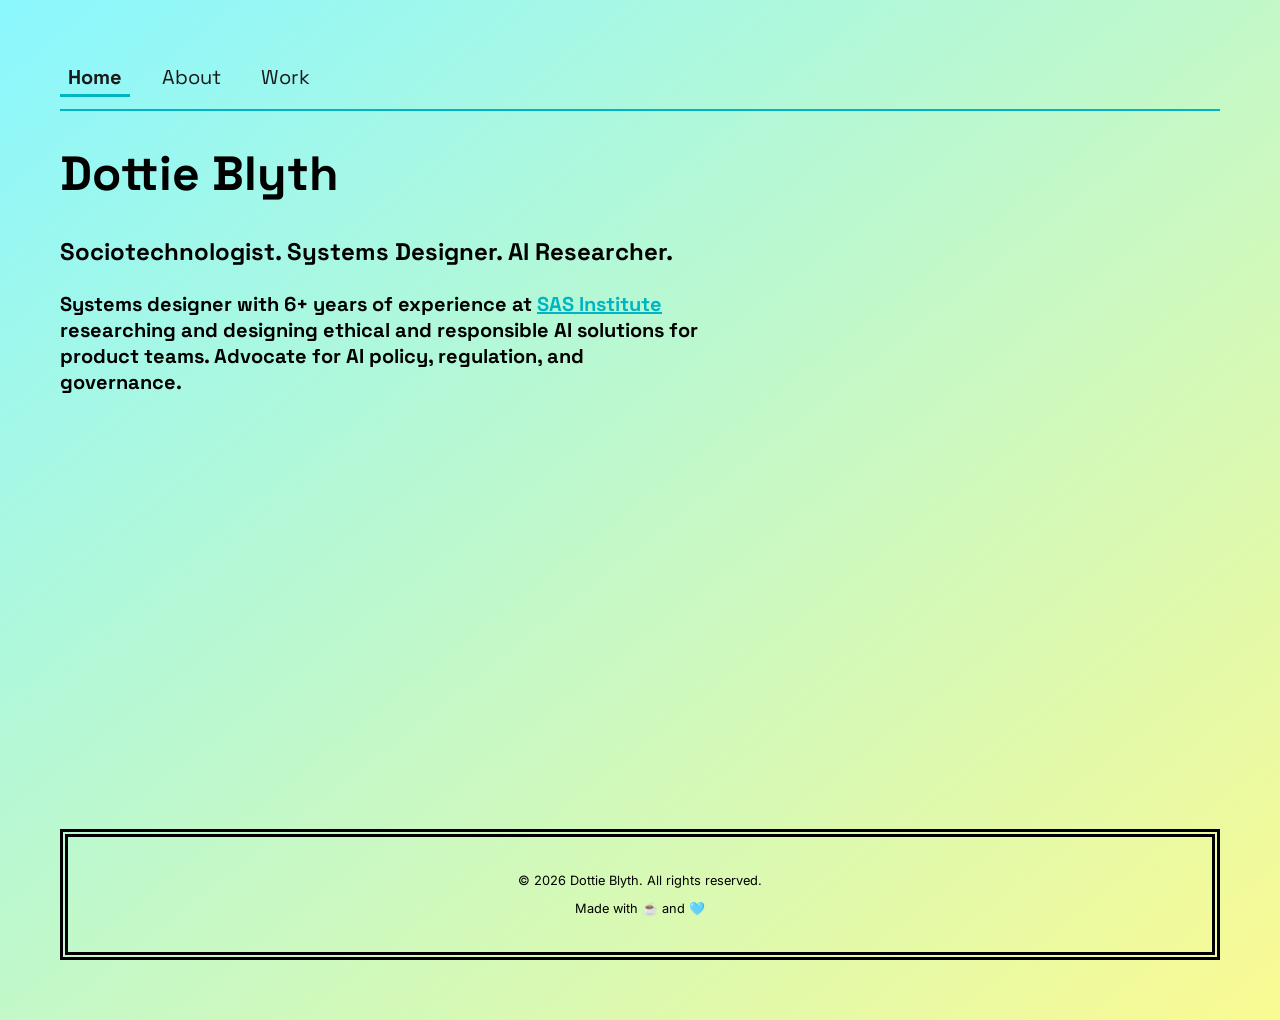
<file: index.html>
<!DOCTYPE html>
<html lang="en">
    <head>
        <meta charset="utf-8">
        <title>Dottie Blyth | Designer</title>
        <link rel="stylesheet" href="style.css">
        <link rel="preconnect" href="https://fonts.googleapis.com">
        <link rel="preconnect" href="https://fonts.gstatic.com" crossorigin>
        <link href="https://fonts.googleapis.com/css2?family=Inter:ital,opsz,wght@0,14..32,100..900;1,14..32,100..900&family=Space+Grotesk&display=swap" rel="stylesheet">
    </head>
    <body>
        <nav class="site-nav" aria-label="Main">
            <a href="index.html" aria-current="page">Home</a>
            <a href="about.html">About</a>
            <a href="work.html">Work</a>
        </nav>
    <main>
        <header class="hero">
            <div class="hero-text">
                <h1>Dottie Blyth</h1>
                    <p class="tagline">Sociotechnologist. Systems Designer. AI Researcher.</p>
                    <p class="bio">Systems designer with 6+ years of experience at <a href="https://www.sas.com/">SAS Institute</a> researching and designing ethical and responsible AI solutions for product teams. Advocate for AI policy, regulation, and governance.</p>
            </div>
        </header>
    </main>
        <footer>        
            <p>© 2026 Dottie Blyth. All rights reserved.</p>
            <p>Made with ☕️ and 🩵</p>
        </footer>
    </body>
</html>
</file>
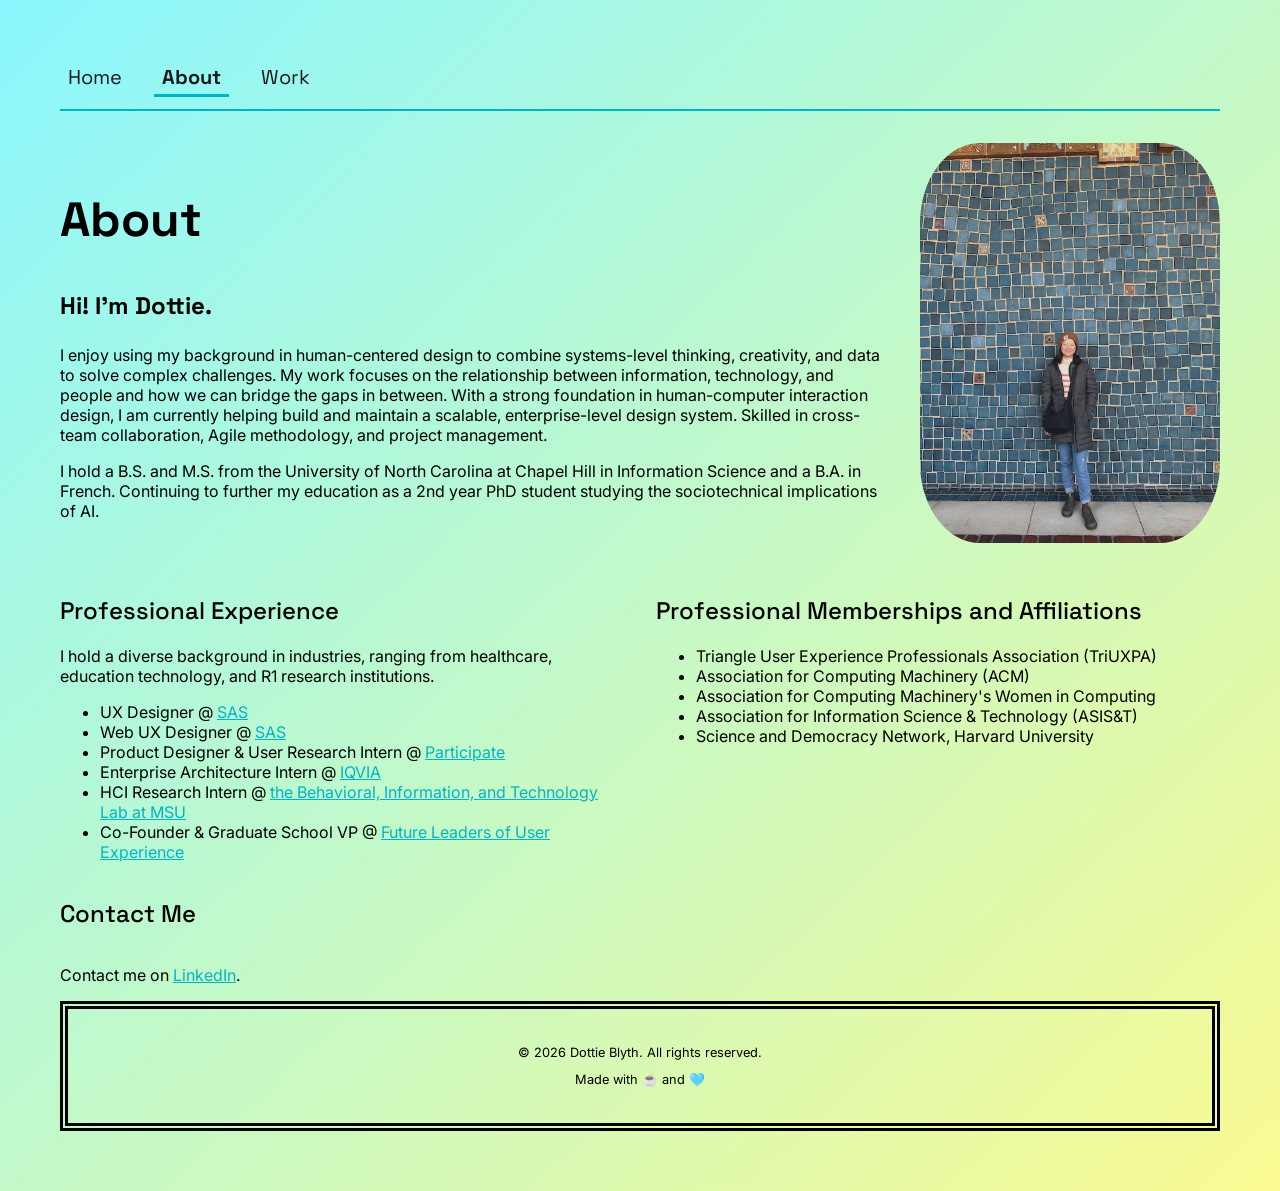
<file: about.html>
<!DOCTYPE html>
<html lang="en">
    <head>
        <meta charset="utf-8">
        <title>Dottie Blyth | Designer</title>
        <link rel="stylesheet" href="style.css">
        <link rel="preconnect" href="https://fonts.googleapis.com">
        <link rel="preconnect" href="https://fonts.gstatic.com" crossorigin>
        <link href="https://fonts.googleapis.com/css2?family=Inter:ital,opsz,wght@0,14..32,100..900;1,14..32,100..900&family=Space+Grotesk&display=swap" rel="stylesheet">
    </head>
    <body>
        <nav class="site-nav" aria-label="Main">
            <a href="index.html">Home</a>
            <a href="about.html" aria-current="page">About</a>
            <a href="work.html">Work</a>
        </nav>
       <section class="intro">
            <div class="intro-text">
                <header>
                    <h1>About</h1>
                    <p class="tagline">Hi! I'm Dottie.</p>
                </header>
                <p>I enjoy using my background in human-centered design to combine systems-level thinking, creativity, and data to solve complex challenges. My work focuses on the relationship between information, technology, and people and how we can bridge the gaps in between. With a strong foundation in human-computer interaction design, I am currently helping build and maintain a scalable, enterprise-level design system. Skilled in cross-team collaboration, Agile methodology, and project management.</p>
                <p>I hold a B.S. and M.S. from the University of North Carolina at Chapel Hill in Information Science and a B.A. in French. Continuing to further my education as a 2nd year PhD student studying the sociotechnical implications of AI.</p>
            </div>
                <img class="about-picture" src="dottie.jpeg" alt="Photo of Dottie Blyth">
        </section>
            <div class="columns">
            <section class="column"><h2>Professional Experience</h2>
            <p>I hold a diverse background in industries, ranging from healthcare, education technology, and R1 research institutions.</p>
            <ul>
                <li>UX Designer @ <a href="https://www.sas.com/">SAS</a></li>
                <li>Web UX Designer @ <a href="https://www.sas.com/">SAS</a></li>
                <li>Product Designer & User Research Intern @ <a href="https://www.participate.com/">Participate</a></li>
                <li>Enterprise Architecture Intern @ <a href="https://iqvia.com/">IQVIA</a></li>
                <li>HCI Research Intern @ <a href="https://msu.edu/">the Behavioral, Information, and Technology Lab at MSU</a></li>
                <li>Co-Founder & Graduate School VP @ <a href="https://www.instagram.com/flux_unc">Future Leaders of User Experience</a></li>
            </ul>
            </section>
            <section class="column"><h2>Professional Memberships and Affiliations</h2>
            <ul>
                <li>Triangle User Experience Professionals Association (TriUXPA)</li>
                <li>Association for Computing Machinery (ACM)</li>
                <li> Association for Computing Machinery's Women in Computing</li>
                <li>Association for Information Science & Technology (ASIS&T)</li>
                <li>Science and Democracy Network, Harvard University</li>
            </ul>
            </section>
            </div>
        <h2>Contact Me</h2>
            <p>Contact me on <a href="https://www.linkedin.com/in/dottieblyth/">LinkedIn</a>.</p>
        <footer>        
            <p>© 2026 Dottie Blyth. All rights reserved.</p>
            <p>Made with ☕️ and 🩵</p>
        </footer>
    </body>

</html>
</file>
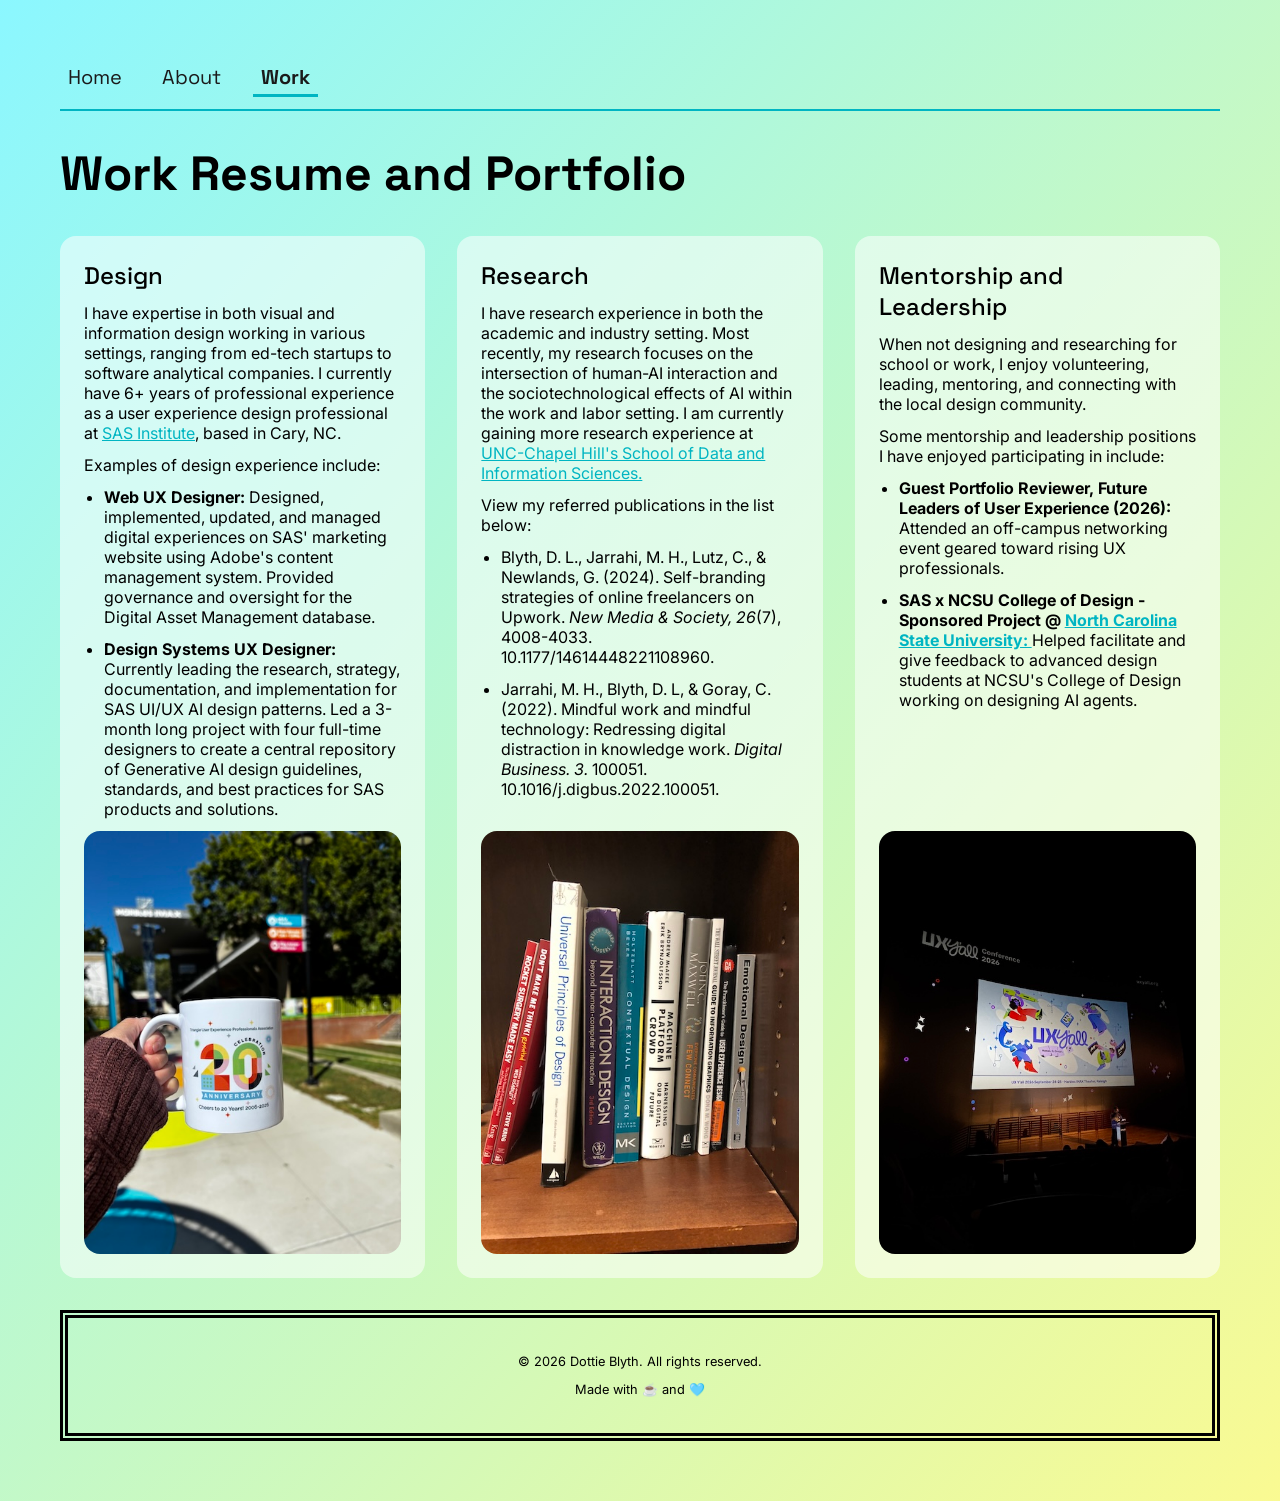
<file: work.html>
<!DOCTYPE html>
<html lang="en">
    <head>
        <meta charset="utf-8">
        <meta name="viewport" content="initial-scale=1.0, width=device-width"/>
        <title>Dottie Blyth | Work Resume and Portfolio</title>
        <link rel="stylesheet" href="style.css">
        <link rel="preconnect" href="https://fonts.googleapis.com">
        <link rel="preconnect" href="https://fonts.gstatic.com" crossorigin>
        <link href="https://fonts.googleapis.com/css2?family=Inter:ital,opsz,wght@0,14..32,100..900;1,14..32,100..900&family=Space+Grotesk&display=swap" rel="stylesheet">
    </head>
    <body>
        <nav class="site-nav" aria-label="Main">
            <a href="index.html">Home</a>
            <a href="about.html">About</a>
            <a href="work.html" aria-current="page">Work</a>
        </nav>
        <header>
            <h1>Work Resume and Portfolio</h1>
        </header>
        <div class="wrapper">
            <section class="work-card">
                <h2>Design</h2>
                <p>I have expertise in both visual and information design working in various settings, ranging from ed-tech startups to software analytical companies. I currently have 6+ years of professional experience as a user experience design professional at <a href="https://www.sas.com">SAS Institute</a>, based in Cary, NC.</p>
                <p>Examples of design experience include:</p>
                <ul>
                    <li><strong>Web UX Designer: </strong>Designed, implemented, updated, and managed digital experiences on SAS' marketing website using Adobe's content management system. Provided governance and oversight for the Digital Asset Management database.</li>
                    <li><strong>Design Systems UX Designer: </strong>Currently leading the research, strategy, documentation, and implementation for SAS UI/UX AI design patterns. Led a 3-month long project with four full-time designers to create a central repository of Generative AI design guidelines, standards, and best practices for SAS products and solutions.</li>
                </ul>
                <img src="triuxpa-mug.jpeg" alt="picture of triangle uxpa mug at marbles museum, 2026">
            </section>
            <section class="work-card">
                <h2>Research</h2>
                <p>I have research experience in both the academic and industry setting. Most recently, my research focuses on the intersection of human-AI interaction and the sociotechnological effects of AI within the work and labor setting. I am currently gaining more research experience at <a href="https://sdis.unc.edu/">UNC-Chapel Hill's School of Data and Information Sciences.</a></p>
                <p>View my referred publications in the list below:</p>
                <ul>
                    <li>Blyth, D. L., Jarrahi, M. H., Lutz, C., & Newlands, G. (2024). Self-branding strategies of online freelancers on Upwork. <em>New Media & Society, 26</em>(7), 4008-4033. 10.1177/14614448221108960.</li>
                    <li>Jarrahi, M. H., Blyth, D. L, & Goray, C. (2022). Mindful work and mindful technology: Redressing digital distraction in knowledge work. <em>Digital Business. 3.</em> 100051. 10.1016/j.digbus.2022.100051.</li>
                </ul>
                <img src="books.jpeg" alt="picture of my bookshelf">
            </section>
            <section class="work-card">
                <h2>Mentorship and Leadership</h2>
                <p>When not designing and researching for school or work, I enjoy volunteering, leading, mentoring, and connecting with the local design community.</p>
                <p>Some mentorship and leadership positions I have enjoyed participating in include:</p>
                <ul>
                    <li><strong>Guest Portfolio Reviewer, Future Leaders of User Experience (2026): </strong>Attended an off-campus networking event geared toward rising UX professionals.</li>
                    <li><strong>SAS x NCSU College of Design - Sponsored Project @ <a href="https://design.ncsu.edu/">North Carolina State University: </a></strong>Helped facilitate and give feedback to advanced design students at NCSU's College of Design working on designing AI agents.</li>
                </ul>
            <img src="uxyall-imax.jpeg" alt="picture of ux y'all conference in the imax theater in raleigh, north carolina">
            </section>
        </div>
        <footer>        
            <p>© 2026 Dottie Blyth. All rights reserved.</p>
            <p>Made with ☕️ and 🩵</p>
        </footer>
    </body>
</html>
</file>
<file: style.css>
:root {
    --main-bg-color: #00b5c2;
    --main-bg-text-color: #ffffff;
    --font-size-large: 3rem;
    --font-size-medium: 1.5rem;
    --font-size-mediumish: 1.25rem;
    --link-color-default:#00b5c2;
}

h1 {
    font-family: 'Space Grotesk', sans-serif;
    font-optical-sizing: auto;
    font-weight: 700;
    font-style: normal;
    font-size: var(--font-size-large);
}

h2, h3, h4, h5, h6 {
    font-family: 'Space Grotesk', sans-serif;
    font-optical-sizing: auto;
    font-weight: 500;
    font-style: normal
}

body {
    font-family: "Inter", sans-serif;
    font-optical-sizing: auto;
    font-weight: 400;
    font-style: normal;   
    margin: 60px;
    min-height: 100vh;
    background-image: linear-gradient(to bottom right, #8bf7ff, #fafa92);
}

.tagline {
    font-family: 'Space Grotesk', sans-serif;
    font-optical-sizing: auto;
    font-weight: 700;
    font-style: normal;
    font-size: var(--font-size-medium);
}

.bio {
    font-family: 'Space Grotesk', sans-serif;
    font-optical-sizing: auto;
    font-weight: 700;
    font-style: normal;
    font-size: var(--font-size-mediumish);
}

.about-picture {
    border-radius: 20%;
    filter: contrast(80%);
}

img {
    max-width: 100%;
    height: auto;
}

footer {
    text-align: center;
    border-style: double;
    border-width: .5rem;
    padding: 2%;
    font-size: .8rem;
    position: sticky;
}

a:link {
    color: var(--link-color-default);
}

.site-nav {
    display: flex;
    flex-wrap: wrap;
    gap: 0.5rem 1.5rem;
    padding-bottom: 0.75rem;
    border-bottom: 2px solid var(--main-bg-color);
    font-family: 'Space Grotesk', sans-serif;
    font-size: var(--font-size-mediumish);
}

.site-nav a {
    color: #1a1a1a;
    text-decoration: none;
    padding: 0.25rem 0.5rem;
    border-bottom: 3px solid transparent;
}

.site-nav a:hover,
.site-nav a:focus-visible {
    border-bottom-color: var(--main-bg-color);
}

.site-nav a[aria-current="page"] {
    font-weight: 700;
    border-bottom-color: var(--main-bg-color);
}

.wrapper {
    display: grid;
    grid-template-columns: repeat(auto-fit, minmax(300px, 1fr));
    gap: 2rem;
    margin-bottom: 2rem;
}

.work-card {
    display: flex;
    flex-direction: column;
    gap: 0.75rem;
    padding: 1.5rem;
    background: rgba(255, 255, 255, 0.55);
    border-radius: 1rem;
}

.work-card h2,
.work-card p,
.work-card ul {
    margin: 0;
}

.work-card ul {
    padding-left: 1.25rem;
    display: flex;
    flex-direction: column;
    gap: 0.75rem;
}

.work-card img {
    align-self: flex-start;
    border-radius: 1rem;
    margin-top: auto;
}

.columns {
    display: flex;
    flex-wrap: wrap;
    gap: 2rem;
}

.column {
    flex: 1 1 300px;
}

.intro {
    display: flex;
    flex-wrap: wrap;
    align-items: center;
    gap: 2rem;
    margin-top: 2rem;
    margin-bottom: 2rem;
}

.intro-text {
    flex: 2 1 400px;
}

.intro .about-picture {
    flex: 1 1 250px;
    max-width: 300px;
}

.hero {
    display: flex;
}

.hero-text {
    flex: 0 1 650px;
}

body {
    display: flex;
    flex-direction: column;
}

footer {
    margin-top: auto;
}
</file>
